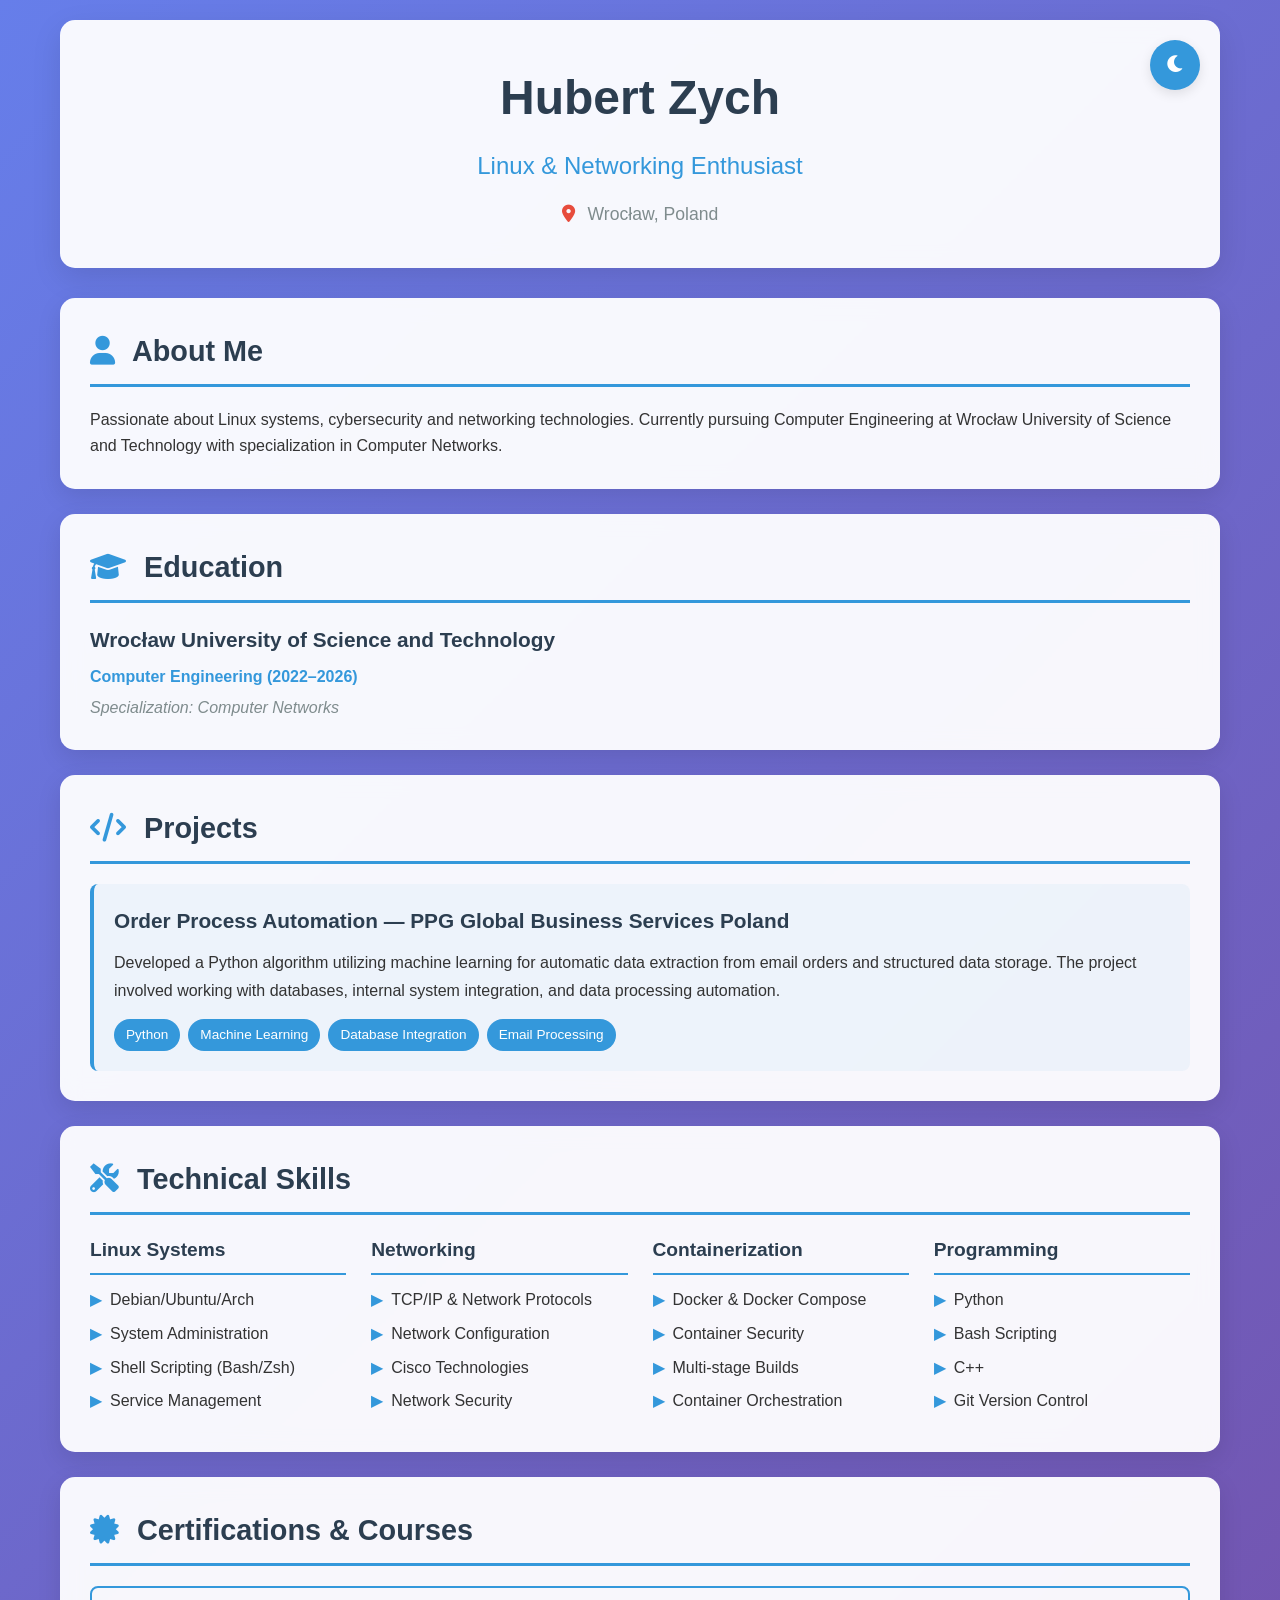
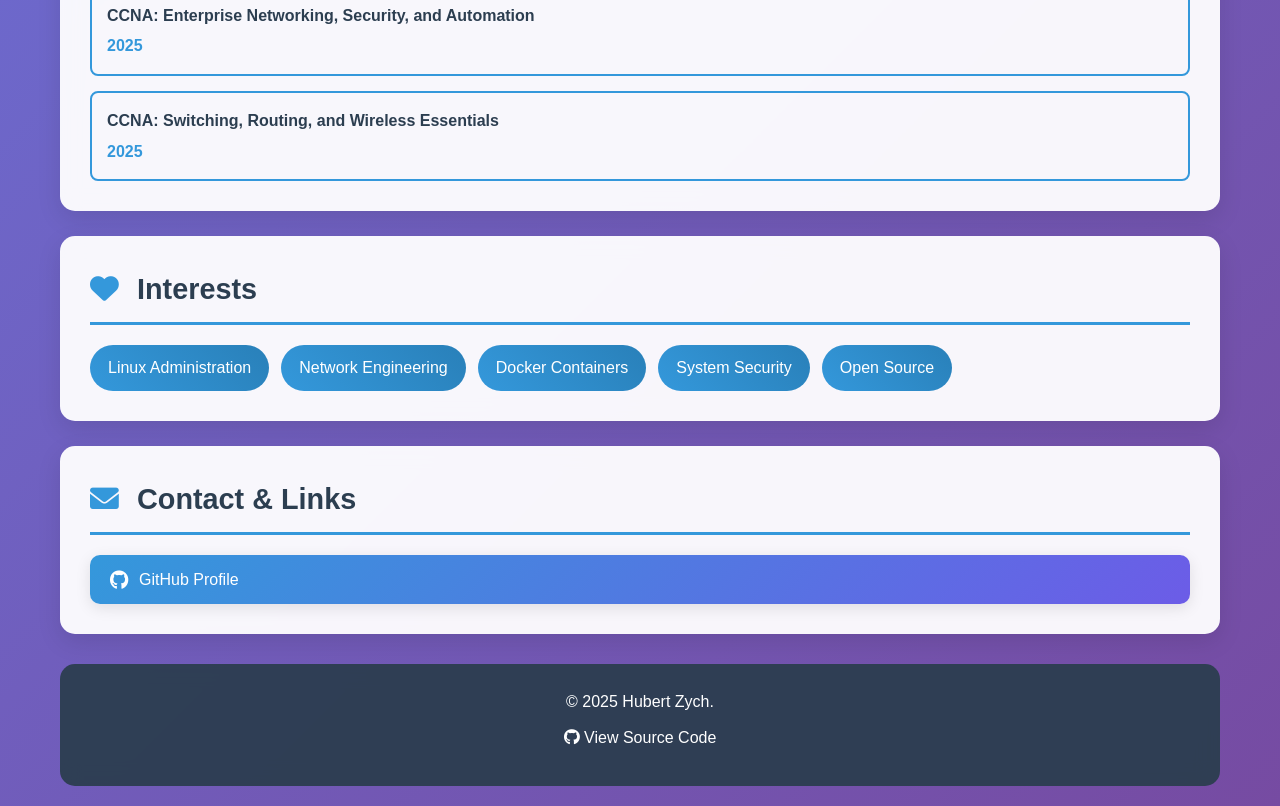
<file: index.html>
<!DOCTYPE html>
<html lang="en">
<head>
    <meta charset="UTF-8">
    <meta name="viewport" content="width=device-width, initial-scale=1.0">
    <title>Hubert Zych - Linux & Networking Enthusiast</title>
    <link rel="stylesheet" href="styles.css">
    <link href="https://cdnjs.cloudflare.com/ajax/libs/font-awesome/6.0.0/css/all.min.css" rel="stylesheet">
</head>
<body>
    <div class="container">
        <header class="header">
            <div class="theme-toggle">
                <button id="theme-toggle" class="theme-toggle-btn" aria-label="Toggle dark mode">
                    <i class="fas fa-moon" id="theme-icon"></i>
                </button>
            </div>
            <div class="profile">
                <div class="profile-info">
                    <h1>Hubert Zych</h1>
                    <h2>Linux & Networking Enthusiast</h2>
                    <p class="location"><i class="fas fa-map-marker-alt"></i> Wrocław, Poland</p>
                </div>
            </div>
        </header>

        <main class="main-content">
            <section class="section" id="about">
                <h3><i class="fas fa-user"></i> About Me</h3>
                <p>Passionate about Linux systems, cybersecurity and networking technologies. 
                   Currently pursuing Computer Engineering at Wrocław University of Science and Technology with specialization in Computer Networks.</p>
            </section>

            <section class="section" id="education">
                <h3><i class="fas fa-graduation-cap"></i> Education</h3>
                <div class="education-item">
                    <h4>Wrocław University of Science and Technology</h4>
                    <p class="degree">Computer Engineering (2022–2026)</p>
                    <p class="specialization">Specialization: Computer Networks</p>
                </div>
            </section>

            <section class="section" id="projects">
                <h3><i class="fas fa-code"></i> Projects</h3>
                <div class="project">
                    <h4>Order Process Automation — PPG Global Business Services Poland</h4>
                    <p>Developed a Python algorithm utilizing machine learning for automatic data extraction 
                       from email orders and structured data storage. The project involved working with databases, 
                       internal system integration, and data processing automation.</p>
                    <div class="tech-stack">
                        <span class="tech">Python</span>
                        <span class="tech">Machine Learning</span>
                        <span class="tech">Database Integration</span>
                        <span class="tech">Email Processing</span>
                    </div>
                </div>
            </section>

            <section class="section" id="skills">
                <h3><i class="fas fa-tools"></i> Technical Skills</h3>
                <div class="skills-grid">
                    <div class="skill-category">
                        <h4>Linux Systems</h4>
                        <ul>
                            <li>Debian/Ubuntu/Arch</li>
                            <li>System Administration</li>
                            <li>Shell Scripting (Bash/Zsh)</li>
                            <li>Service Management</li>
                        </ul>
                    </div>
                    <div class="skill-category">
                        <h4>Networking</h4>
                        <ul>
                            <li>TCP/IP & Network Protocols</li>
                            <li>Network Configuration</li>
                            <li>Cisco Technologies</li>
                            <li>Network Security</li>
                        </ul>
                    </div>
                    <div class="skill-category">
                        <h4>Containerization</h4>
                        <ul>
                            <li>Docker & Docker Compose</li>
                            <li>Container Security</li>
                            <li>Multi-stage Builds</li>
                            <li>Container Orchestration</li>
                        </ul>
                    </div>
                    <div class="skill-category">
                        <h4>Programming</h4>
                        <ul>
                            <li>Python</li>
                            <li>Bash Scripting</li>
                            <li>C++</li>
                            <li>Git Version Control</li>
                        </ul>
                    </div>
                </div>
            </section>

            <section class="section" id="certifications">
                <h3><i class="fas fa-certificate"></i> Certifications & Courses</h3>
                <div class="cert-list">
                    <div class="cert-item">
                        <h4>CCNA: Enterprise Networking, Security, and Automation</h4>
                        <p class="cert-year">2025</p>
                    </div>
                    <div class="cert-item">
                        <h4>CCNA: Switching, Routing, and Wireless Essentials</h4>
                        <p class="cert-year">2025</p>
                    </div>
                </div>
            </section>

            <section class="section" id="interests">
                <h3><i class="fas fa-heart"></i> Interests</h3>
                <div class="interests">
                    <span class="interest">Linux Administration</span>
                    <span class="interest">Network Engineering</span>
                    <span class="interest">Docker Containers</span>
                    <span class="interest">System Security</span>
                    <span class="interest">Open Source</span>
                </div>
            </section>
            
            <section class="section" id="contact">
                <h3><i class="fas fa-envelope"></i> Contact & Links</h3>
                <div class="contact-links">
                    <a href="https://github.com/nihilxi" target="_blank" class="contact-link">
                        <i class="fab fa-github"></i> GitHub Profile
                    </a>
                </div>
            </section>
        </main>


        <footer class="footer">
            <div class="footer-content">
                <p>&copy; 2025 Hubert Zych.</p>
                <p>
                    <a href="https://github.com/nihilxi/nihilxi.github.io" target="_blank">
                        <i class="fab fa-github"></i> View Source Code
                    </a>
                </p>
            </div>
        </footer>
    </div>
    
    <script src="script.js"></script>
</body>
</html>
</file>
<file: styles.css>
:root {
    /* Light theme colors */
    --bg-gradient: linear-gradient(135deg, #667eea 0%, #764ba2 100%);
    --card-bg: rgba(255, 255, 255, 0.95);
    --text-primary: #333;
    --text-secondary: #2c3e50;
    --text-accent: #3498db;
    --text-muted: #7f8c8d;
    --border-color: #3498db;
    --shadow: rgba(0, 0, 0, 0.1);
    --shadow-hover: rgba(0, 0, 0, 0.15);
    --footer-bg: rgba(44, 62, 80, 0.95);
    --footer-text: white;
}

[data-theme="dark"] {
    /* Dark theme colors */
    --bg-gradient: linear-gradient(135deg, #1a1a2e 0%, #16213e 100%);
    --card-bg: rgba(30, 30, 46, 0.95);
    --text-primary: #e0e6ed;
    --text-secondary: #f8f9fa;
    --text-accent: #74b9ff;
    --text-muted: #a0a0a0;
    --border-color: #74b9ff;
    --shadow: rgba(0, 0, 0, 0.3);
    --shadow-hover: rgba(0, 0, 0, 0.4);
    --footer-bg: rgba(20, 20, 30, 0.95);
    --footer-text: #e0e6ed;
}

* {
    margin: 0;
    padding: 0;
    box-sizing: border-box;
}

body {
    font-family: 'Segoe UI', Tahoma, Geneva, Verdana, sans-serif;
    line-height: 1.6;
    color: var(--text-primary);
    background: var(--bg-gradient);
    min-height: 100vh;
    transition: all 0.3s ease;
}

.container {
    max-width: 1200px;
    margin: 0 auto;
    padding: 20px;
}

.header {
    background: var(--card-bg);
    border-radius: 15px;
    padding: 40px;
    margin-bottom: 30px;
    box-shadow: 0 10px 30px var(--shadow);
    backdrop-filter: blur(10px);
    position: relative;
    transition: all 0.3s ease;
}

.theme-toggle {
    position: absolute;
    top: 20px;
    right: 20px;
}

.theme-toggle-btn {
    background: var(--text-accent);
    border: none;
    border-radius: 50%;
    width: 50px;
    height: 50px;
    color: white;
    font-size: 1.2rem;
    cursor: pointer;
    transition: all 0.3s ease;
    box-shadow: 0 4px 12px var(--shadow);
}

.theme-toggle-btn:hover {
    transform: scale(1.1);
    box-shadow: 0 6px 16px var(--shadow-hover);
}

.theme-toggle-btn:active {
    transform: scale(0.95);
}

.profile {
    text-align: center;
}

.profile h1 {
    font-size: 3rem;
    color: var(--text-secondary);
    margin-bottom: 10px;
    font-weight: 700;
}

.profile h2 {
    font-size: 1.5rem;
    color: var(--text-accent);
    margin-bottom: 15px;
    font-weight: 400;
}

.location {
    color: var(--text-muted);
    font-size: 1.1rem;
}

.location i {
    margin-right: 8px;
    color: #e74c3c;
}

.main-content {
    display: grid;
    grid-template-columns: 1fr;
    gap: 25px;
}

.section {
    background: var(--card-bg);
    border-radius: 15px;
    padding: 30px;
    box-shadow: 0 8px 25px var(--shadow);
    backdrop-filter: blur(10px);
    transition: transform 0.3s ease, box-shadow 0.3s ease, background 0.3s ease;
}

.section:hover {
    transform: translateY(-5px);
    box-shadow: 0 15px 35px var(--shadow-hover);
}

.section h3 {
    color: var(--text-secondary);
    font-size: 1.8rem;
    margin-bottom: 20px;
    border-bottom: 3px solid var(--border-color);
    padding-bottom: 10px;
}

.section h3 i {
    margin-right: 10px;
    color: var(--text-accent);
}

.education-item h4 {
    color: var(--text-secondary);
    font-size: 1.3rem;
    margin-bottom: 8px;
}

.degree {
    color: var(--text-accent);
    font-weight: 600;
    margin-bottom: 5px;
}

.specialization {
    color: var(--text-muted);
    font-style: italic;
}

.project {
    margin-bottom: 25px;
    padding: 20px;
    border-left: 4px solid var(--text-accent);
    background: rgba(52, 152, 219, 0.05);
    border-radius: 8px;
    transition: all 0.3s ease;
}

[data-theme="dark"] .project {
    background: rgba(116, 185, 255, 0.1);
}

.project:last-child {
    margin-bottom: 0;
}

.project h4 {
    color: var(--text-secondary);
    font-size: 1.3rem;
    margin-bottom: 12px;
}

.project p {
    color: var(--text-primary);
    margin-bottom: 15px;
    line-height: 1.7;
}

.tech-stack {
    display: flex;
    flex-wrap: wrap;
    gap: 8px;
}

.tech {
    background: var(--text-accent);
    color: white;
    padding: 5px 12px;
    border-radius: 20px;
    font-size: 0.85rem;
    font-weight: 500;
    transition: all 0.3s ease;
}

.skills-grid {
    display: grid;
    grid-template-columns: repeat(auto-fit, minmax(250px, 1fr));
    gap: 25px;
}

.skill-category h4 {
    color: var(--text-secondary);
    font-size: 1.2rem;
    margin-bottom: 12px;
    padding-bottom: 8px;
    border-bottom: 2px solid var(--border-color);
}

.skill-category ul {
    list-style: none;
}

.skill-category li {
    color: var(--text-primary);
    margin-bottom: 8px;
    padding-left: 20px;
    position: relative;
}

.skill-category li::before {
    content: "▶";
    color: var(--text-accent);
    position: absolute;
    left: 0;
}

.cert-list {
    display: grid;
    gap: 15px;
}

.cert-item {
    padding: 15px;
    border: 2px solid var(--border-color);
    border-radius: 8px;
    transition: border-color 0.3s ease;
}

.cert-item:hover {
    border-color: var(--text-accent);
}

.cert-item h4 {
    color: var(--text-secondary);
    margin-bottom: 5px;
}

.cert-year {
    color: var(--text-accent);
    font-weight: 600;
}

.interests {
    display: flex;
    flex-wrap: wrap;
    gap: 12px;
}

.interest {
    background: linear-gradient(45deg, var(--text-accent), #2980b9);
    color: white;
    padding: 10px 18px;
    border-radius: 25px;
    font-weight: 500;
    transition: transform 0.3s ease;
}

[data-theme="dark"] .interest {
    background: linear-gradient(45deg, #74b9ff, #0984e3);
}

.interest:hover {
    transform: scale(1.05);
}

/* Contact links styles */
.contact-links {
    display: flex;
    flex-direction: column;
    gap: 15px;
}

.contact-link {
    display: inline-flex;
    align-items: center;
    gap: 10px;
    padding: 12px 20px;
    background: linear-gradient(135deg, var(--text-accent), #6c5ce7);
    color: white;
    text-decoration: none;
    border-radius: 10px;
    transition: all 0.3s ease;
    box-shadow: 0 4px 15px var(--shadow);
}

.contact-link:hover {
    transform: translateY(-3px);
    box-shadow: 0 8px 25px var(--shadow-hover);
    background: linear-gradient(135deg, #6c5ce7, var(--text-accent));
}

.contact-link i {
    font-size: 1.2rem;
}

.footer {
    background: var(--footer-bg);
    color: var(--footer-text);
    border-radius: 15px;
    padding: 25px;
    margin-top: 30px;
    text-align: center;
    backdrop-filter: blur(10px);
    transition: all 0.3s ease;
}

.footer-content p {
    margin-bottom: 10px;
}

.footer-content a {
    color: var(--footer-text);
    text-decoration: none;
    transition: color 0.3s ease;
}

.footer-content a:hover {
    color: var(--text-accent);
}

/* Responsive Design */
@media (max-width: 768px) {
    .container {
        padding: 15px;
    }
    
    .header {
        padding: 25px;
    }
    
    .theme-toggle {
        top: 15px;
        right: 15px;
    }
    
    .theme-toggle-btn {
        width: 45px;
        height: 45px;
        font-size: 1.1rem;
    }
    
    .profile h1 {
        font-size: 2.2rem;
    }
    
    .profile h2 {
        font-size: 1.2rem;
    }
    
    .section {
        padding: 20px;
    }
    
    .skills-grid {
        grid-template-columns: 1fr;
    }
    
    .contact-links {
        align-items: center;
    }
}

@media (max-width: 480px) {
    .profile h1 {
        font-size: 1.8rem;
    }
    
    .tech-stack {
        justify-content: center;
    }
    
    .interests {
        justify-content: center;
    }
    
    .theme-toggle-btn {
        width: 40px;
        height: 40px;
        font-size: 1rem;
    }
}
</file>
